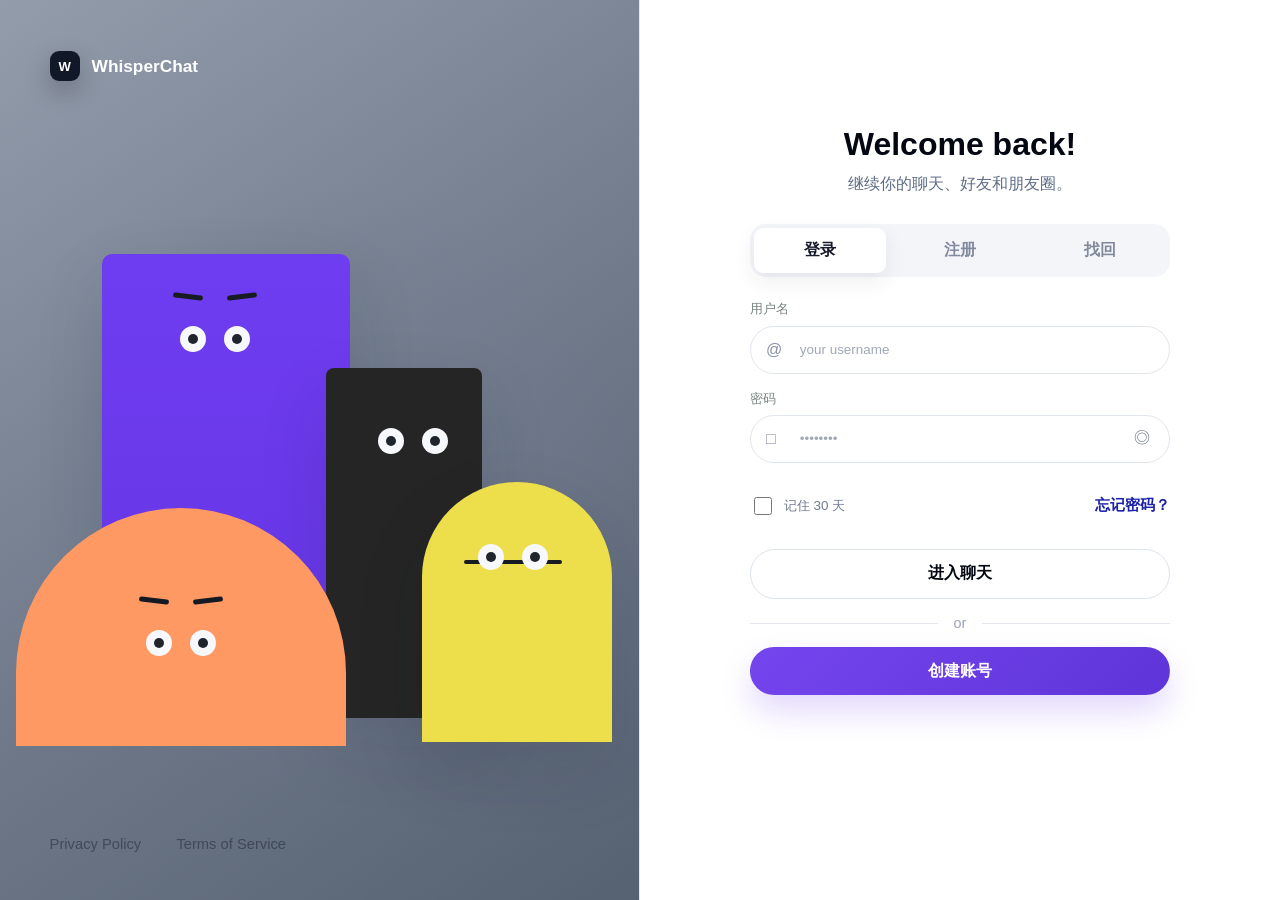
<file: src/main/webapp/index.html>
<!doctype html>
<html lang="zh-CN">
<head>
    <meta charset="UTF-8">
    <meta name="viewport" content="width=device-width, initial-scale=1.0">
    <title>Whisper Account</title>
    <link rel="icon" href="favicon.svg" type="image/svg+xml">
    <link rel="stylesheet" href="assets/css/app.css">
</head>
<body class="auth-page">
<main class="auth-shell premium-auth">
    <section class="mascot-panel premium-mascot-panel" aria-label="动态登录插画">
        <div class="auth-brand-lockup">
            <span class="brand-symbol">W</span>
            <strong>WhisperChat</strong>
        </div>
        <div class="peek-stage" id="mascotStage">
            <div class="ambient ambient-a"></div>
            <div class="ambient ambient-b"></div>

            <div class="cover-orbit cover-orbit-left"></div>
            <div class="cover-card purple-card">
                <div class="peeper peeper-purple" data-depth="0.8">
                    <div class="peeper-face">
                        <div class="peeper-brow brow-a"></div>
                        <div class="peeper-brow brow-b"></div>
                        <div class="eye"><span></span></div>
                        <div class="eye"><span></span></div>
                    </div>
                </div>
            </div>

            <div class="cover-card black-card">
                <div class="peeper peeper-black" data-depth="1.15">
                    <div class="peeper-face">
                        <div class="eye"><span></span></div>
                        <div class="eye"><span></span></div>
                    </div>
                </div>
            </div>

            <div class="cover-card yellow-card">
                <div class="peeper peeper-yellow" data-depth="1.35">
                    <div class="peeper-face">
                        <div class="peeper-brow brow-a"></div>
                        <div class="peeper-brow brow-b"></div>
                        <div class="eye"><span></span></div>
                        <div class="eye"><span></span></div>
                    </div>
                </div>
            </div>

            <div class="cover-orbit cover-orbit-front"></div>
            <div class="peeper peeper-coral" data-depth="1.5">
                <div class="peeper-face">
                    <div class="peeper-brow brow-a"></div>
                    <div class="peeper-brow brow-b"></div>
                    <div class="eye"><span></span></div>
                    <div class="eye"><span></span></div>
                </div>
            </div>

            <div class="peek-caption">Peek in, then say hello.</div>
        </div>
        <div class="auth-legal">
            <span>Privacy Policy</span>
            <span>Terms of Service</span>
        </div>
    </section>

    <section class="auth-card premium-auth-card">
        <div class="auth-copy">
            <p class="eyebrow">Whisper Chat</p>
            <h1 id="authTitle">Welcome back!</h1>
            <p id="authSubtitle">继续你的聊天、好友和朋友圈。</p>
        </div>

        <div class="auth-tabs">
            <button class="tab active" data-panel="loginPanel" data-title="Welcome back!" data-subtitle="继续你的聊天、好友和朋友圈。">登录</button>
            <button class="tab" data-panel="registerPanel" data-title="Create account" data-subtitle="使用 QQ 邮箱完成注册验证。">注册</button>
            <button class="tab" data-panel="resetPanel" data-title="Reset password" data-subtitle="仅支持 QQ 邮箱找回密码。">找回</button>
        </div>

        <form id="loginPanel" class="auth-form active">
            <label>用户名
                <span class="input-wrap user-icon"><input name="username" autocomplete="username" placeholder="your username" required></span>
            </label>
            <label>密码
                <span class="input-wrap lock-icon password-wrap">
                    <input name="password" type="password" autocomplete="current-password" placeholder="••••••••" required>
                    <button class="password-toggle" type="button" aria-label="显示密码">◎</button>
                </span>
            </label>
            <div class="form-row">
                <label class="remember-line"><input type="checkbox"> 记住 30 天</label>
                <button class="link-button" type="button" data-panel-trigger="resetPanel">忘记密码？</button>
            </div>
            <button class="primary-button interactive-hover" type="submit" data-hover="进入聊天">
                <span class="idle-label">进入聊天</span>
                <span class="hover-label">进入聊天 →</span>
            </button>
            <div class="divider"><span>or</span></div>
            <button class="outline-action interactive-hover" type="button" data-panel-trigger="registerPanel" data-hover="创建账号">
                <span class="idle-label">创建账号</span>
                <span class="hover-label">创建账号 →</span>
            </button>
        </form>

        <form id="registerPanel" class="auth-form">
            <label>用户名
                <span class="input-wrap user-icon"><input name="username" placeholder="3-40 位用户名" required></span>
            </label>
            <label>昵称
                <span class="input-wrap sparkle-icon"><input name="nickname" placeholder="展示给好友的名字"></span>
            </label>
            <label>QQ 邮箱
                <span class="input-wrap mail-icon"><input name="qqEmail" type="email" placeholder="123456@qq.com" required></span>
            </label>
            <div class="inline-field">
                <label>验证码
                    <span class="input-wrap code-icon"><input name="code" placeholder="6 位验证码" required></span>
                </label>
                <button class="ghost-button" type="button" data-code="register">发送</button>
            </div>
            <label>密码
                <span class="input-wrap lock-icon password-wrap">
                    <input name="password" type="password" autocomplete="new-password" placeholder="至少 6 位" required>
                    <button class="password-toggle" type="button" aria-label="显示密码">◎</button>
                </span>
            </label>
            <button class="primary-button interactive-hover" type="submit" data-hover="完成注册">
                <span class="idle-label">完成注册</span>
                <span class="hover-label">完成注册 →</span>
            </button>
        </form>

        <form id="resetPanel" class="auth-form">
            <label>QQ 邮箱
                <span class="input-wrap mail-icon"><input name="qqEmail" type="email" placeholder="123456@qq.com" required></span>
            </label>
            <div class="inline-field">
                <label>验证码
                    <span class="input-wrap code-icon"><input name="code" placeholder="6 位验证码" required></span>
                </label>
                <button class="ghost-button" type="button" data-code="reset">发送</button>
            </div>
            <label>新密码
                <span class="input-wrap lock-icon password-wrap">
                    <input name="newPassword" type="password" autocomplete="new-password" placeholder="设置新密码" required>
                    <button class="password-toggle" type="button" aria-label="显示密码">◎</button>
                </span>
            </label>
            <button class="primary-button interactive-hover" type="submit" data-hover="更新密码">
                <span class="idle-label">更新密码</span>
                <span class="hover-label">更新密码 →</span>
            </button>
        </form>
        <p class="toast" id="toast" role="status"></p>
    </section>
</main>
<script src="assets/js/api.js"></script>
<script src="assets/js/auth.js"></script>
</body>
</html>
</file>
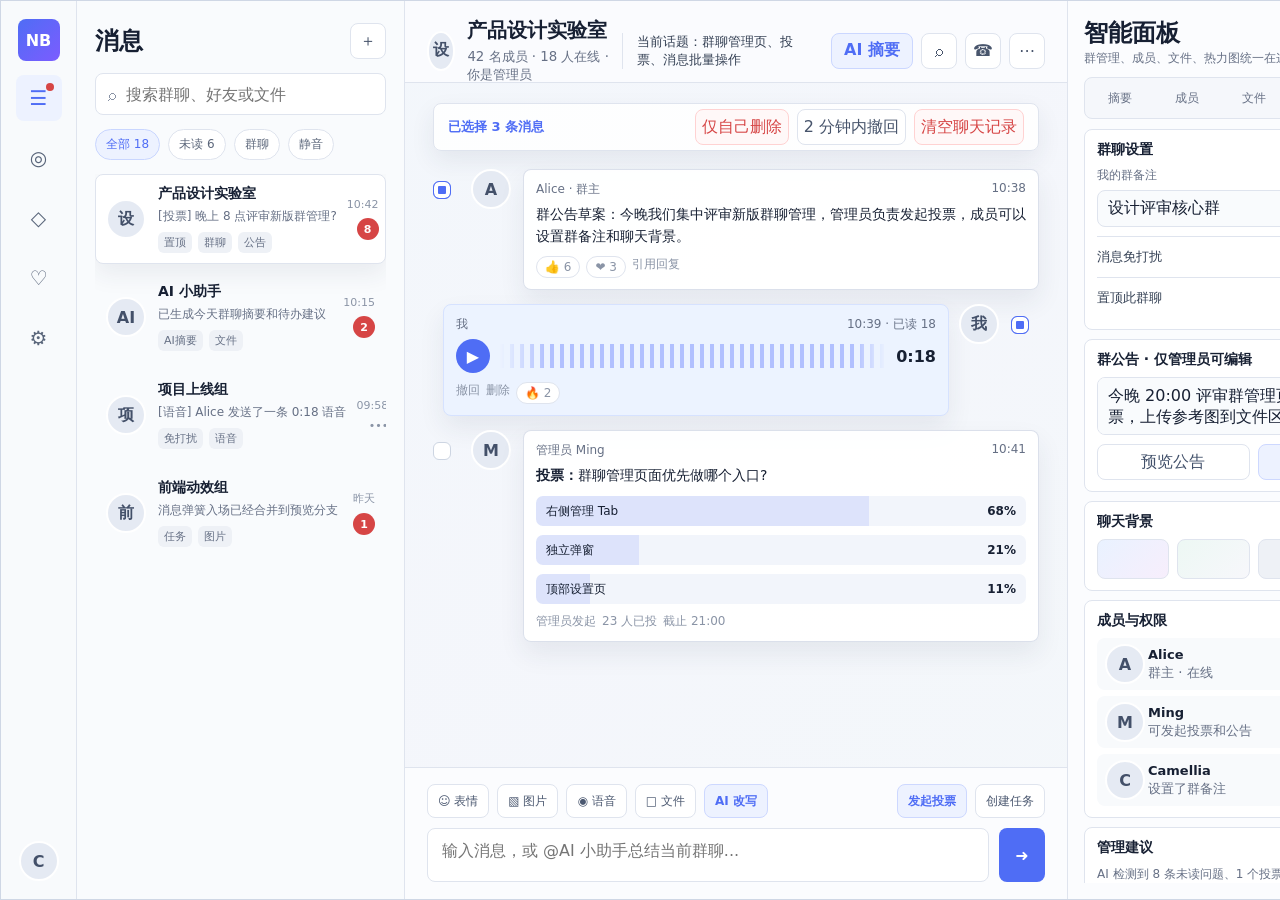
<file: docs/mockups/group-chat-workbench.html>
<!doctype html>
<html lang="zh-CN">
<head>
    <meta charset="UTF-8">
    <meta name="viewport" content="width=device-width, initial-scale=1.0">
    <title>NB Chatroom 群聊工作台样式图</title>
    <style>
        :root {
            --bg: #eef1f6;
            --panel: #fbfcfe;
            --panel-2: #f5f7fb;
            --line: #dfe4ee;
            --line-strong: #cdd5e2;
            --text: #172033;
            --muted: #667085;
            --soft: #8a94a6;
            --brand: #4f6df5;
            --brand-2: #7c5cff;
            --green: #18a058;
            --amber: #d98a13;
            --red: #d64545;
            --cyan: #0e98b8;
            --shadow: 0 18px 50px rgba(25, 35, 60, .12);
        }

        * { box-sizing: border-box; }

        body {
            margin: 0;
            min-height: 100vh;
            display: grid;
            place-items: center;
            background: #dfe5ef;
            color: var(--text);
            font-family: Inter, "Microsoft YaHei", "PingFang SC", system-ui, sans-serif;
        }

        .frame {
            width: 1440px;
            height: 900px;
            display: grid;
            grid-template-columns: 76px 328px 1fr 372px;
            overflow: hidden;
            background: var(--bg);
            border: 1px solid #cfd7e5;
            box-shadow: var(--shadow);
        }

        button, input, textarea {
            font: inherit;
        }

        .nav {
            display: flex;
            flex-direction: column;
            align-items: center;
            padding: 18px 12px;
            gap: 14px;
            background: #f8fafc;
            border-right: 1px solid var(--line);
        }

        .brand {
            width: 42px;
            height: 42px;
            border-radius: 8px;
            display: grid;
            place-items: center;
            color: white;
            font-weight: 800;
            background: linear-gradient(135deg, var(--brand), var(--brand-2));
        }

        .nav-btn {
            width: 46px;
            height: 46px;
            border: 0;
            border-radius: 8px;
            display: grid;
            place-items: center;
            color: #59657a;
            background: transparent;
            position: relative;
        }

        .nav-btn.active {
            color: var(--brand);
            background: #edf2ff;
        }

        .nav-btn .dot {
            position: absolute;
            top: 8px;
            right: 8px;
            width: 8px;
            height: 8px;
            border-radius: 999px;
            background: var(--red);
        }

        .spacer { flex: 1; }
        .avatar {
            width: 40px;
            height: 40px;
            border-radius: 50%;
            display: grid;
            place-items: center;
            background: #e5eaf3;
            color: #435069;
            font-weight: 700;
            border: 2px solid #fff;
        }

        .conv {
            display: flex;
            flex-direction: column;
            gap: 14px;
            padding: 22px 18px;
            background: #f9fbfd;
            border-right: 1px solid var(--line);
        }

        .section-head {
            display: flex;
            align-items: center;
            justify-content: space-between;
        }

        .section-head h1 {
            margin: 0;
            font-size: 24px;
            letter-spacing: 0;
        }

        .icon-btn, .mini-btn {
            border: 1px solid var(--line);
            border-radius: 8px;
            background: #fff;
            color: #48556c;
            height: 36px;
            min-width: 36px;
            display: inline-grid;
            place-items: center;
        }

        .search {
            height: 42px;
            border: 1px solid var(--line);
            border-radius: 8px;
            background: #fff;
            display: flex;
            align-items: center;
            gap: 8px;
            padding: 0 12px;
            color: var(--soft);
        }

        .search input {
            border: 0;
            outline: 0;
            width: 100%;
            color: var(--text);
            background: transparent;
        }

        .filter-row {
            display: flex;
            gap: 8px;
        }

        .chip {
            border: 1px solid var(--line);
            border-radius: 999px;
            padding: 6px 10px;
            background: #fff;
            color: #5b667a;
            font-size: 12px;
        }

        .chip.active {
            background: #edf2ff;
            color: var(--brand);
            border-color: #c9d6ff;
        }

        .conversation-list {
            display: flex;
            flex-direction: column;
            gap: 8px;
            overflow: hidden;
        }

        .conversation {
            display: grid;
            grid-template-columns: 42px 1fr auto;
            gap: 10px;
            align-items: center;
            min-height: 76px;
            padding: 10px;
            border: 1px solid transparent;
            border-radius: 8px;
        }

        .conversation.active {
            background: #fff;
            border-color: var(--line);
            box-shadow: 0 10px 24px rgba(38, 51, 77, .08);
        }

        .conversation strong {
            display: block;
            font-size: 14px;
            margin-bottom: 5px;
        }

        .conversation p {
            margin: 0;
            color: var(--muted);
            font-size: 12px;
            white-space: nowrap;
            overflow: hidden;
            text-overflow: ellipsis;
        }

        .meta {
            display: flex;
            flex-direction: column;
            align-items: flex-end;
            gap: 7px;
            color: var(--soft);
            font-size: 11px;
        }

        .badge {
            min-width: 22px;
            height: 22px;
            padding: 0 7px;
            border-radius: 999px;
            display: inline-grid;
            place-items: center;
            color: white;
            background: var(--red);
            font-size: 11px;
            font-weight: 700;
        }

        .tagline {
            display: flex;
            gap: 6px;
            align-items: center;
            margin-top: 7px;
        }

        .tag {
            padding: 3px 6px;
            border-radius: 6px;
            background: #eef1f6;
            color: #667085;
            font-size: 11px;
        }

        .chat {
            display: grid;
            grid-template-rows: 82px 1fr 132px;
            min-width: 0;
            min-height: 0;
            background: #f4f7fb;
        }

        .topbar {
            display: grid;
            grid-template-columns: 1fr auto;
            gap: 18px;
            align-items: center;
            padding: 16px 22px;
            background: rgba(251, 252, 254, .94);
            border-bottom: 1px solid var(--line);
        }

        .group-title {
            display: flex;
            align-items: center;
            gap: 12px;
            min-width: 0;
        }

        .group-title h2 {
            margin: 0;
            font-size: 20px;
            letter-spacing: 0;
        }

        .group-title small {
            display: block;
            color: var(--muted);
            margin-top: 4px;
        }

        .topic {
            color: #344054;
            border-left: 1px solid var(--line);
            padding-left: 14px;
            font-size: 13px;
        }

        .top-actions {
            display: flex;
            align-items: center;
            gap: 8px;
        }

        .summary-btn {
            border: 1px solid #cbd7ff;
            background: #edf2ff;
            color: var(--brand);
            height: 36px;
            border-radius: 8px;
            padding: 0 12px;
            font-weight: 700;
        }

        .messages {
            min-height: 0;
            padding: 20px 28px;
            overflow: hidden;
            background:
                linear-gradient(rgba(244, 247, 251, .92), rgba(244, 247, 251, .92)),
                linear-gradient(135deg, #e7f2ff, #f6ecff 48%, #eef8f3);
        }

        .selection-bar {
            height: 48px;
            display: flex;
            align-items: center;
            justify-content: space-between;
            padding: 0 14px;
            border: 1px solid var(--line);
            border-radius: 8px;
            background: rgba(255, 255, 255, .88);
            margin-bottom: 18px;
            box-shadow: 0 10px 24px rgba(42, 53, 79, .08);
        }

        .selection-bar strong {
            color: var(--brand);
            font-size: 13px;
        }

        .selection-actions {
            display: flex;
            gap: 8px;
        }

        .danger {
            color: var(--red);
            border-color: #ffd2d2;
            background: #fff8f8;
        }

        .message-row {
            display: grid;
            grid-template-columns: 28px 42px minmax(0, 520px);
            gap: 10px;
            align-items: start;
            margin: 14px 0;
        }

        .message-row.mine {
            grid-template-columns: 1fr minmax(0, 520px) 42px 28px;
        }

        .check {
            width: 18px;
            height: 18px;
            border-radius: 6px;
            border: 1px solid var(--line-strong);
            background: #fff;
            margin-top: 12px;
        }

        .check.on {
            background: var(--brand);
            border-color: var(--brand);
            box-shadow: inset 0 0 0 4px #fff;
        }

        .bubble {
            border: 1px solid rgba(215, 221, 233, .9);
            border-radius: 8px;
            padding: 11px 12px;
            background: rgba(255, 255, 255, .92);
            box-shadow: 0 12px 26px rgba(35, 47, 74, .08);
        }

        .mine .bubble {
            background: #ecf3ff;
            border-color: #d6e2ff;
        }

        .sender {
            display: flex;
            justify-content: space-between;
            gap: 10px;
            color: var(--muted);
            font-size: 12px;
            margin-bottom: 6px;
        }

        .bubble p {
            margin: 0;
            font-size: 14px;
            line-height: 1.55;
        }

        .message-tools {
            display: flex;
            gap: 6px;
            margin-top: 9px;
            color: var(--soft);
            font-size: 12px;
        }

        .reaction {
            border: 1px solid var(--line);
            border-radius: 999px;
            background: #fff;
            padding: 3px 8px;
        }

        .voice-card {
            display: grid;
            grid-template-columns: 34px 1fr auto;
            align-items: center;
            gap: 10px;
            min-width: 290px;
        }

        .play {
            width: 34px;
            height: 34px;
            border-radius: 50%;
            display: grid;
            place-items: center;
            color: white;
            background: var(--brand);
        }

        .wave {
            height: 24px;
            background: repeating-linear-gradient(90deg, #9badff 0 4px, transparent 4px 10px);
            mask: linear-gradient(90deg, transparent, #000 12%, #000 92%, transparent);
            opacity: .72;
        }

        .poll-card {
            display: grid;
            gap: 9px;
        }

        .poll-option {
            display: grid;
            grid-template-columns: 1fr auto;
            align-items: center;
            height: 30px;
            padding: 0 10px;
            border-radius: 7px;
            background: #f2f5fb;
            position: relative;
            overflow: hidden;
        }

        .poll-option::before {
            content: "";
            position: absolute;
            inset: 0 auto 0 0;
            width: var(--w);
            background: rgba(79, 109, 245, .13);
        }

        .poll-option span, .poll-option b {
            position: relative;
            z-index: 1;
            font-size: 12px;
        }

        .composer {
            padding: 16px 22px;
            background: #fbfcfe;
            border-top: 1px solid var(--line);
        }

        .toolbox {
            display: flex;
            justify-content: space-between;
            align-items: center;
            margin-bottom: 10px;
        }

        .tool-left, .tool-right {
            display: flex;
            gap: 8px;
            align-items: center;
        }

        .tool {
            height: 34px;
            border: 1px solid var(--line);
            border-radius: 8px;
            background: #fff;
            padding: 0 10px;
            color: #4b5870;
            display: inline-flex;
            align-items: center;
            gap: 6px;
            font-size: 12px;
        }

        .tool.primary {
            background: #edf2ff;
            border-color: #cdd8ff;
            color: var(--brand);
            font-weight: 700;
        }

        .input-row {
            display: grid;
            grid-template-columns: 1fr 46px;
            gap: 10px;
        }

        .input-row textarea {
            height: 54px;
            resize: none;
            border: 1px solid var(--line);
            border-radius: 8px;
            padding: 12px 14px;
            outline: 0;
            color: var(--text);
            background: #fff;
        }

        .send {
            border: 0;
            border-radius: 8px;
            background: var(--brand);
            color: white;
            font-weight: 800;
        }

        .panel {
            display: grid;
            grid-template-rows: auto auto 1fr;
            min-height: 0;
            padding: 16px;
            gap: 10px;
            background: #fbfcfe;
            border-left: 1px solid var(--line);
        }

        .tabs {
            display: grid;
            grid-template-columns: repeat(5, 1fr);
            gap: 6px;
            padding: 4px;
            border-radius: 8px;
            background: var(--panel-2);
            border: 1px solid var(--line);
        }

        .tabs button {
            height: 32px;
            border: 0;
            border-radius: 7px;
            background: transparent;
            color: var(--muted);
            font-size: 12px;
        }

        .tabs button.active {
            background: #fff;
            color: var(--brand);
            box-shadow: 0 6px 14px rgba(25, 35, 60, .08);
        }

        .panel-scroll {
            min-height: 0;
            display: flex;
            flex-direction: column;
            gap: 9px;
            overflow: hidden;
        }

        .card {
            border: 1px solid var(--line);
            border-radius: 8px;
            background: #fff;
            padding: 11px 12px;
        }

        .card h3 {
            margin: 0 0 8px;
            font-size: 14px;
        }

        .field {
            display: grid;
            gap: 6px;
            margin-bottom: 9px;
        }

        .field label {
            color: var(--muted);
            font-size: 12px;
        }

        .field input, .field textarea {
            width: 100%;
            border: 1px solid var(--line);
            border-radius: 8px;
            background: #f9fbfd;
            padding: 8px 10px;
            outline: 0;
            color: var(--text);
        }

        .field textarea {
            min-height: 58px;
            resize: none;
        }

        .switch-row {
            display: flex;
            justify-content: space-between;
            align-items: center;
            padding: 8px 0;
            border-top: 1px solid var(--line);
            color: #344054;
            font-size: 13px;
        }

        .switch {
            width: 42px;
            height: 24px;
            border-radius: 999px;
            background: #d8deea;
            position: relative;
        }

        .switch.on {
            background: #9bb0ff;
        }

        .switch::after {
            content: "";
            width: 18px;
            height: 18px;
            position: absolute;
            top: 3px;
            left: 3px;
            border-radius: 50%;
            background: #fff;
            box-shadow: 0 2px 6px rgba(0,0,0,.18);
        }

        .switch.on::after {
            left: 21px;
        }

        .member-list {
            display: grid;
            gap: 6px;
        }

        .member {
            display: grid;
            grid-template-columns: 34px 1fr auto;
            gap: 9px;
            align-items: center;
            padding: 6px 8px;
            border-radius: 8px;
            background: #f8fafc;
        }

        .member strong {
            display: block;
            font-size: 13px;
        }

        .member small {
            color: var(--muted);
        }

        .role {
            padding: 4px 7px;
            border-radius: 6px;
            background: #eef1f6;
            color: #5d687a;
            font-size: 11px;
        }

        .role.admin {
            background: #edf2ff;
            color: var(--brand);
        }

        .heat {
            display: grid;
            grid-template-columns: repeat(17, 1fr);
            gap: 4px;
        }

        .heat i {
            height: 10px;
            border-radius: 3px;
            background: #e4e9f2;
        }

        .heat i:nth-child(3n) { background: #cfd9ff; }
        .heat i:nth-child(5n) { background: #96aaff; }
        .heat i:nth-child(11n) { background: #3f63ea; }

        .background-options {
            display: grid;
            grid-template-columns: repeat(4, 1fr);
            gap: 8px;
        }

        .swatch {
            height: 40px;
            border-radius: 8px;
            border: 1px solid var(--line);
        }

        .swatch.a { background: linear-gradient(135deg, #e9f2ff, #f7eefc); }
        .swatch.b { background: linear-gradient(135deg, #edf8f4, #f7f7fb); }
        .swatch.c { background: #eef1f6; }
        .swatch.d { background: #1d2638; }

        .action-row {
            display: grid;
            grid-template-columns: 1fr 1fr;
            gap: 8px;
        }

        .action-row button {
            height: 36px;
            border: 1px solid var(--line);
            border-radius: 8px;
            background: #fff;
            color: #41506a;
        }

        .action-row button.blue {
            background: #edf2ff;
            color: var(--brand);
            border-color: #cdd8ff;
            font-weight: 700;
        }

        .caption {
            color: var(--muted);
            font-size: 12px;
            line-height: 1.5;
            margin: 0;
        }

        .glyph {
            font-size: 20px;
            line-height: 1;
        }
    </style>
</head>
<body>
<main class="frame">
    <aside class="nav">
        <div class="brand">NB</div>
        <button class="nav-btn active"><span class="glyph">☰</span><span class="dot"></span></button>
        <button class="nav-btn"><span class="glyph">◎</span></button>
        <button class="nav-btn"><span class="glyph">◇</span></button>
        <button class="nav-btn"><span class="glyph">♡</span></button>
        <button class="nav-btn"><span class="glyph">⚙</span></button>
        <div class="spacer"></div>
        <div class="avatar">C</div>
    </aside>

    <aside class="conv">
        <header class="section-head">
            <h1>消息</h1>
            <button class="icon-btn">＋</button>
        </header>
        <label class="search"><span>⌕</span><input placeholder="搜索群聊、好友或文件"></label>
        <div class="filter-row">
            <span class="chip active">全部 18</span>
            <span class="chip">未读 6</span>
            <span class="chip">群聊</span>
            <span class="chip">静音</span>
        </div>
        <section class="conversation-list">
            <article class="conversation active">
                <div class="avatar">设</div>
                <div>
                    <strong>产品设计实验室</strong>
                    <p>[投票] 晚上 8 点评审新版群管理?</p>
                    <div class="tagline"><span class="tag">置顶</span><span class="tag">群聊</span><span class="tag">公告</span></div>
                </div>
                <div class="meta"><span>10:42</span><span class="badge">8</span></div>
            </article>
            <article class="conversation">
                <div class="avatar">AI</div>
                <div>
                    <strong>AI 小助手</strong>
                    <p>已生成今天群聊摘要和待办建议</p>
                    <div class="tagline"><span class="tag">AI摘要</span><span class="tag">文件</span></div>
                </div>
                <div class="meta"><span>10:15</span><span class="badge">2</span></div>
            </article>
            <article class="conversation">
                <div class="avatar">项</div>
                <div>
                    <strong>项目上线组</strong>
                    <p>[语音] Alice 发送了一条 0:18 语音</p>
                    <div class="tagline"><span class="tag">免打扰</span><span class="tag">语音</span></div>
                </div>
                <div class="meta"><span>09:58</span><span>•••</span></div>
            </article>
            <article class="conversation">
                <div class="avatar">前</div>
                <div>
                    <strong>前端动效组</strong>
                    <p>消息弹簧入场已经合并到预览分支</p>
                    <div class="tagline"><span class="tag">任务</span><span class="tag">图片</span></div>
                </div>
                <div class="meta"><span>昨天</span><span class="badge">1</span></div>
            </article>
        </section>
    </aside>

    <section class="chat">
        <header class="topbar">
            <div class="group-title">
                <div class="avatar">设</div>
                <div>
                    <h2>产品设计实验室</h2>
                    <small>42 名成员 · 18 人在线 · 你是管理员</small>
                </div>
                <div class="topic">当前话题：群聊管理页、投票、消息批量操作</div>
            </div>
            <div class="top-actions">
                <button class="summary-btn">AI 摘要</button>
                <button class="icon-btn">⌕</button>
                <button class="icon-btn">☎</button>
                <button class="icon-btn">⋯</button>
            </div>
        </header>

        <section class="messages">
            <div class="selection-bar">
                <strong>已选择 3 条消息</strong>
                <div class="selection-actions">
                    <button class="mini-btn danger">仅自己删除</button>
                    <button class="mini-btn">2 分钟内撤回</button>
                    <button class="mini-btn danger">清空聊天记录</button>
                </div>
            </div>
            <article class="message-row">
                <div class="check on"></div>
                <div class="avatar">A</div>
                <div class="bubble">
                    <div class="sender"><span>Alice · 群主</span><span>10:38</span></div>
                    <p>群公告草案：今晚我们集中评审新版群聊管理，管理员负责发起投票，成员可以设置群备注和聊天背景。</p>
                    <div class="message-tools"><span class="reaction">👍 6</span><span class="reaction">❤️ 3</span><span>引用回复</span></div>
                </div>
            </article>
            <article class="message-row mine">
                <div></div>
                <div class="bubble">
                    <div class="sender"><span>我</span><span>10:39 · 已读 18</span></div>
                    <div class="voice-card">
                        <span class="play">▶</span>
                        <span class="wave"></span>
                        <b>0:18</b>
                    </div>
                    <div class="message-tools"><span>撤回</span><span>删除</span><span class="reaction">🔥 2</span></div>
                </div>
                <div class="avatar">我</div>
                <div class="check on"></div>
            </article>
            <article class="message-row">
                <div class="check"></div>
                <div class="avatar">M</div>
                <div class="bubble">
                    <div class="sender"><span>管理员 Ming</span><span>10:41</span></div>
                    <div class="poll-card">
                        <p><b>投票：</b>群聊管理页面优先做哪个入口?</p>
                        <div class="poll-option" style="--w:68%"><span>右侧管理 Tab</span><b>68%</b></div>
                        <div class="poll-option" style="--w:21%"><span>独立弹窗</span><b>21%</b></div>
                        <div class="poll-option" style="--w:11%"><span>顶部设置页</span><b>11%</b></div>
                    </div>
                    <div class="message-tools"><span>管理员发起</span><span>23 人已投</span><span>截止 21:00</span></div>
                </div>
            </article>
        </section>

        <footer class="composer">
            <div class="toolbox">
                <div class="tool-left">
                    <button class="tool">☺ 表情</button>
                    <button class="tool">▧ 图片</button>
                    <button class="tool">◉ 语音</button>
                    <button class="tool">□ 文件</button>
                    <button class="tool primary">AI 改写</button>
                </div>
                <div class="tool-right">
                    <button class="tool primary">发起投票</button>
                    <button class="tool">创建任务</button>
                </div>
            </div>
            <div class="input-row">
                <textarea placeholder="输入消息，或 @AI 小助手总结当前群聊..."></textarea>
                <button class="send">➜</button>
            </div>
        </footer>
    </section>

    <aside class="panel">
        <header class="section-head">
            <div>
                <h1>智能面板</h1>
                <p class="caption">群管理、成员、文件、热力图统一在这里</p>
            </div>
            <button class="icon-btn">↻</button>
        </header>
        <nav class="tabs">
            <button>摘要</button>
            <button>成员</button>
            <button>文件</button>
            <button>热力图</button>
            <button class="active">管理</button>
        </nav>
        <section class="panel-scroll">
            <div class="card">
                <h3>群聊设置</h3>
                <div class="field">
                    <label>我的群备注</label>
                    <input value="设计评审核心群">
                </div>
                <div class="switch-row"><span>消息免打扰</span><span class="switch on"></span></div>
                <div class="switch-row"><span>置顶此群聊</span><span class="switch"></span></div>
            </div>
            <div class="card">
                <h3>群公告 · 仅管理员可编辑</h3>
                <div class="field">
                    <textarea>今晚 20:00 评审群管理页。请先完成投票，上传参考图到文件区。</textarea>
                </div>
                <div class="action-row">
                    <button>预览公告</button>
                    <button class="blue">发布公告</button>
                </div>
            </div>
            <div class="card">
                <h3>聊天背景</h3>
                <div class="background-options">
                    <span class="swatch a"></span>
                    <span class="swatch b"></span>
                    <span class="swatch c"></span>
                    <span class="swatch d"></span>
                </div>
            </div>
            <div class="card">
                <h3>成员与权限</h3>
                <div class="member-list">
                    <div class="member"><div class="avatar">A</div><div><strong>Alice</strong><small>群主 · 在线</small></div><span class="role admin">群主</span></div>
                    <div class="member"><div class="avatar">M</div><div><strong>Ming</strong><small>可发起投票和公告</small></div><span class="role admin">管理员</span></div>
                    <div class="member"><div class="avatar">C</div><div><strong>Camellia</strong><small>设置了群备注</small></div><span class="role">成员</span></div>
                </div>
            </div>
            <div class="card">
                <h3>管理建议</h3>
                <p class="caption">AI 检测到 8 条未读问题、1 个投票即将截止、3 个文件未归档。建议管理员发布摘要并置顶公告。</p>
            </div>
            <div class="card">
                <h3>群聊热力图</h3>
                <div class="heat">
                    <i></i><i></i><i></i><i></i><i></i><i></i><i></i><i></i><i></i><i></i><i></i><i></i><i></i><i></i><i></i><i></i><i></i>
                    <i></i><i></i><i></i><i></i><i></i><i></i><i></i><i></i><i></i><i></i><i></i><i></i><i></i><i></i><i></i><i></i><i></i>
                    <i></i><i></i><i></i><i></i><i></i><i></i><i></i><i></i><i></i><i></i><i></i><i></i><i></i><i></i><i></i><i></i><i></i>
                </div>
            </div>
        </section>
    </aside>
</main>
</body>
</html>
</file>
<file: src/main/webapp/assets/css/app.css>
:root {
    color-scheme: light;
    --ink: #22302d;
    --muted: #77847f;
    --line: #dce8e4;
    --paper: #ffffff;
    --wash: #f5faf8;
    --wash-strong: #eef6f3;
    --blue: #6f9ff2;
    --green: #72c7a4;
    --rose: #e8a0af;
    --shadow: 0 24px 70px rgba(59, 86, 80, .13);
}

* {
    box-sizing: border-box;
}

body {
    margin: 0;
    min-height: 100vh;
    font-family: Inter, "Microsoft YaHei", Arial, sans-serif;
    color: var(--ink);
    background:
            radial-gradient(circle at 18% 10%, rgba(111, 159, 242, .17), transparent 24rem),
            radial-gradient(circle at 88% 84%, rgba(114, 199, 164, .18), transparent 28rem),
            linear-gradient(135deg, #fbfefd 0%, #eef7f4 100%);
}

button,
input,
textarea,
select {
    font: inherit;
}

button {
    border: 0;
    cursor: pointer;
}

label {
    display: grid;
    gap: .45rem;
    color: var(--muted);
    font-size: .84rem;
}

input,
textarea,
select {
    width: 100%;
    border: 1px solid var(--line);
    border-radius: 8px;
    background: rgba(255, 255, 255, .82);
    color: var(--ink);
    outline: none;
    padding: .82rem .92rem;
    transition: border-color .2s, box-shadow .2s, background .2s;
}

textarea {
    min-height: 108px;
    resize: vertical;
}

input:focus,
textarea:focus,
select:focus {
    border-color: var(--blue);
    box-shadow: 0 0 0 4px rgba(111, 159, 242, .15);
    background: white;
}

.auth-page {
    display: grid;
    place-items: center;
    padding: 2rem;
}

.auth-shell {
    width: min(1060px, 100%);
    min-height: 650px;
    display: grid;
    grid-template-columns: 1.05fr .95fr;
    overflow: hidden;
    border: 1px solid rgba(220, 232, 228, .9);
    border-radius: 24px;
    background: rgba(255, 255, 255, .58);
    box-shadow: var(--shadow);
    backdrop-filter: blur(24px);
}

.mascot-panel {
    display: grid;
    place-items: center;
    background: linear-gradient(150deg, #f5fbfa, #e8f4f8 48%, #f7f1f5);
    border-right: 1px solid var(--line);
}

.mascot-stage {
    position: relative;
    width: min(420px, 85%);
    aspect-ratio: 1;
    display: grid;
    place-items: center;
}

.soft-ring {
    position: absolute;
    border-radius: 999px;
    border: 1px solid rgba(111, 159, 242, .22);
}

.ring-one {
    inset: 8%;
}

.ring-two {
    inset: 23%;
    border-color: rgba(114, 199, 164, .24);
}

.mascot {
    position: relative;
    width: 230px;
    height: 310px;
    transform-origin: 50% 90%;
    transition: transform .3s ease;
}

.head {
    position: absolute;
    left: 35px;
    top: 34px;
    width: 160px;
    height: 145px;
    border-radius: 48% 48% 44% 44%;
    background: linear-gradient(160deg, #fff7ed, #f3d5c7);
    border: 1px solid rgba(142, 109, 95, .18);
    box-shadow: 0 18px 36px rgba(137, 113, 100, .16);
    z-index: 2;
}

.hair {
    position: absolute;
    top: 20px;
    width: 92px;
    height: 74px;
    background: #384a48;
    z-index: 3;
}

.hair-left {
    left: 32px;
    border-radius: 60% 38% 48% 30%;
    transform: rotate(-16deg);
}

.hair-right {
    right: 32px;
    border-radius: 38% 60% 30% 48%;
    transform: rotate(16deg);
}

.ear {
    position: absolute;
    top: 90px;
    width: 28px;
    height: 42px;
    border-radius: 999px;
    background: #f1d2c2;
    z-index: 1;
}

.ear-left {
    left: 20px;
}

.ear-right {
    right: 20px;
}

.eye {
    position: absolute;
    top: 66px;
    width: 32px;
    height: 26px;
    border-radius: 999px;
    background: #fff;
    overflow: hidden;
    box-shadow: inset 0 0 0 1px rgba(46, 61, 58, .08);
}

.eye-left {
    left: 39px;
}

.eye-right {
    right: 39px;
}

.eye span {
    position: absolute;
    width: 12px;
    height: 12px;
    left: 10px;
    top: 7px;
    border-radius: 999px;
    background: #23302d;
    transition: transform .12s ease;
}

.mascot.blink .eye {
    height: 4px;
    top: 77px;
}

.mascot.blink .eye span {
    opacity: 0;
}

.brow {
    position: absolute;
    top: 50px;
    width: 30px;
    height: 8px;
    border-radius: 999px;
    background: #40514f;
}

.brow-left {
    left: 40px;
    transform: rotate(-8deg);
}

.brow-right {
    right: 40px;
    transform: rotate(8deg);
}

.nose {
    position: absolute;
    top: 89px;
    left: 75px;
    width: 10px;
    height: 13px;
    border-radius: 999px;
    background: rgba(216, 141, 123, .42);
}

.mouth {
    position: absolute;
    top: 114px;
    left: 68px;
    width: 25px;
    height: 10px;
    border-bottom: 3px solid #bc7773;
    border-radius: 0 0 999px 999px;
}

.body {
    position: absolute;
    left: 43px;
    bottom: 20px;
    width: 144px;
    height: 145px;
    border-radius: 48px 48px 36px 36px;
    background: linear-gradient(160deg, #b8d8ed, #6f9ff2);
    box-shadow: 0 24px 44px rgba(71, 105, 161, .18);
}

.scarf {
    position: absolute;
    z-index: 4;
    left: 55px;
    top: 166px;
    width: 120px;
    height: 30px;
    border-radius: 999px;
    background: linear-gradient(90deg, #e8a0af, #f2c3bd);
}

.hand {
    position: absolute;
    z-index: 5;
    top: 190px;
    width: 48px;
    height: 62px;
    border-radius: 999px;
    background: #f2d2c1;
    transition: transform .35s ease;
}

.hand-left {
    left: 28px;
    transform: rotate(24deg);
}

.hand-right {
    right: 28px;
    transform: rotate(-24deg);
}

.mascot.shy .head {
    transform: rotate(-7deg) translateX(-7px);
}

.mascot.shy .hand-left {
    transform: rotate(12deg) translate(20px, -45px);
}

.mascot.shy .hand-right {
    transform: rotate(-12deg) translate(-20px, -45px);
}

.auth-card {
    display: flex;
    flex-direction: column;
    justify-content: center;
    gap: 1.2rem;
    padding: clamp(2rem, 5vw, 4.5rem);
}

.brand-mark {
    font-size: clamp(2rem, 5vw, 3.6rem);
    font-weight: 800;
    letter-spacing: 0;
}

.auth-tabs {
    display: flex;
    gap: .5rem;
    padding: .35rem;
    border-radius: 10px;
    background: var(--wash-strong);
}

.tab {
    flex: 1;
    border-radius: 8px;
    padding: .75rem .6rem;
    background: transparent;
    color: var(--muted);
}

.tab.active {
    color: var(--ink);
    background: white;
    box-shadow: 0 8px 22px rgba(76, 100, 95, .12);
}

.auth-form {
    display: none;
    gap: 1rem;
}

.auth-form.active {
    display: grid;
}

.inline-field {
    display: grid;
    grid-template-columns: 1fr 104px;
    gap: .75rem;
    align-items: end;
}

.primary-button,
.ghost-button,
.compact-form button,
.composer button,
.publish-panel button {
    border-radius: 8px;
    padding: .86rem 1rem;
    color: white;
    background: linear-gradient(135deg, var(--blue), var(--green));
    box-shadow: 0 14px 30px rgba(111, 159, 242, .22);
}

.ghost-button {
    color: var(--ink);
    background: white;
    border: 1px solid var(--line);
    box-shadow: none;
}

.full {
    width: 100%;
}

.toast {
    min-height: 1.2rem;
    color: var(--muted);
}

.app-page {
    padding: 1rem;
}

.app-shell {
    height: calc(100vh - 2rem);
    display: grid;
    grid-template-columns: 260px 1fr;
    overflow: hidden;
    border: 1px solid var(--line);
    border-radius: 18px;
    background: rgba(255, 255, 255, .78);
    box-shadow: var(--shadow);
}

.sidebar {
    padding: 1rem;
    display: flex;
    flex-direction: column;
    gap: 1rem;
    border-right: 1px solid var(--line);
    background: rgba(246, 251, 249, .88);
}

.user-chip {
    display: flex;
    align-items: center;
    gap: .8rem;
}

.avatar {
    width: 44px;
    height: 44px;
    border-radius: 999px;
    background: linear-gradient(135deg, #cfe0f8, #cdeedc);
}

.user-chip span {
    display: block;
    color: var(--muted);
    font-size: .82rem;
}

.role-badge {
    width: fit-content;
    margin-top: .22rem;
    padding: .12rem .45rem;
    border-radius: 999px;
    background: #eef4f1;
    color: #5a6b65;
    font-size: .7rem;
    font-weight: 800;
}

.role-badge.admin {
    background: #f1ebff;
    color: #6636e4;
}

.rail {
    display: grid;
    gap: .5rem;
}

.rail-button,
.icon-button {
    border-radius: 8px;
    padding: .8rem;
    text-align: left;
    color: var(--muted);
    background: transparent;
}

.rail-button.active,
.rail-button:hover,
.icon-button:hover {
    color: var(--ink);
    background: white;
}

.workspace {
    display: none;
    min-width: 0;
    height: 100%;
}

.workspace.active {
    display: grid;
}

#chatView {
    grid-template-columns: 330px 1fr;
}

.list-pane,
.chat-pane,
.panel,
.publish-panel,
.profile-editor {
    min-width: 0;
    padding: 1rem;
}

.list-pane {
    border-right: 1px solid var(--line);
}

.pane-head,
.chat-head {
    min-height: 46px;
    display: flex;
    align-items: center;
    justify-content: space-between;
    gap: .75rem;
}

h1 {
    margin: 0;
    font-size: 1.25rem;
}

.stack-list,
.feed-list,
.message-list {
    display: grid;
    gap: .75rem;
    align-content: start;
}

.message-list {
    height: calc(100vh - 176px);
    overflow: auto;
    padding: 1rem 0;
}

.list-item,
.feed-card,
.message-bubble {
    border: 1px solid var(--line);
    border-radius: 8px;
    background: white;
    padding: .82rem;
}

.message-bubble.me {
    justify-self: end;
    background: #eaf4ff;
}

.chat-image {
    display: block;
    max-width: min(260px, 70vw);
    border-radius: 8px;
}

.compact-form,
.composer,
.publish-panel,
.profile-editor {
    display: grid;
    gap: .75rem;
}

.composer {
    grid-template-columns: 1fr 120px 88px;
}

.panel-grid {
    display: grid;
    grid-template-columns: 1fr 1fr;
    gap: 1rem;
    padding: 1rem;
}

.feed-layout {
    display: grid;
    grid-template-columns: minmax(280px, 380px) 1fr;
    gap: 1rem;
    padding: 1rem;
    overflow: auto;
}

.profile-editor {
    width: min(720px, 100%);
}

.profile-cover {
    height: 210px;
    border-radius: 12px;
    background: linear-gradient(135deg, #d9e8ff, #def2e9 55%, #f5dfe5);
}

@media (max-width: 860px) {
    .auth-shell,
    .app-shell,
    #chatView,
    .panel-grid,
    .feed-layout {
        grid-template-columns: 1fr;
    }

    .mascot-panel {
        min-height: 280px;
        border-right: 0;
        border-bottom: 1px solid var(--line);
    }

    .app-shell {
        height: auto;
        min-height: calc(100vh - 2rem);
    }

    .sidebar {
        border-right: 0;
        border-bottom: 1px solid var(--line);
    }

    .rail {
        grid-template-columns: repeat(4, 1fr);
    }

    .rail-button {
        text-align: center;
    }

    .composer,
    .inline-field {
        grid-template-columns: 1fr;
    }
}

/* Premium auth illustration inspired by the selected peeking-character direction. */
.premium-auth {
    width: min(1240px, calc(100vw - 2rem));
    min-height: min(760px, calc(100vh - 2rem));
    grid-template-columns: 1.08fr .92fr;
    border-radius: 18px;
    background: #ffffff;
    box-shadow: 0 28px 90px rgba(30, 38, 54, .16);
}

.premium-mascot-panel {
    position: relative;
    overflow: hidden;
    background:
            radial-gradient(circle at 20% 82%, rgba(26, 32, 48, .95) 0 28%, transparent 28.4%),
            linear-gradient(145deg, #333b4c 0%, #697287 52%, #9aa3b6 100%);
    border-right: 1px solid #e7e9f0;
}

.peek-stage {
    position: relative;
    width: min(620px, 92%);
    height: min(620px, 86vh);
    transform-style: preserve-3d;
}

.ambient {
    position: absolute;
    border-radius: 999px;
    filter: blur(34px);
    opacity: .42;
}

.ambient-a {
    width: 260px;
    height: 260px;
    right: -50px;
    top: 60px;
    background: #f0f4ff;
}

.ambient-b {
    width: 230px;
    height: 230px;
    left: 40px;
    bottom: 60px;
    background: #2f3548;
}

.cover-card {
    position: absolute;
    overflow: hidden;
    box-shadow: inset 0 1px 1px rgba(255, 255, 255, .18), 0 28px 60px rgba(13, 18, 31, .26);
    transition: transform .45s ease;
}

.purple-card {
    left: 185px;
    top: 120px;
    width: 224px;
    height: 260px;
    border-radius: 22px 94px 22px 22px;
    background:
            linear-gradient(150deg, rgba(255,255,255,.16), transparent 42%),
            linear-gradient(145deg, #8e63df, #5e35b4);
}

.black-card {
    left: 340px;
    top: 280px;
    width: 205px;
    height: 248px;
    border-radius: 20px 20px 0 0;
    background:
            linear-gradient(150deg, rgba(255,255,255,.08), transparent 38%),
            linear-gradient(145deg, #2e3038, #14161d);
    z-index: 5;
}

.yellow-card {
    left: 456px;
    top: 420px;
    width: 165px;
    height: 260px;
    border-radius: 20px 20px 0 0;
    background:
            linear-gradient(150deg, rgba(255,255,255,.22), transparent 42%),
            linear-gradient(145deg, #f5d94f, #d5ad1f);
    z-index: 8;
}

.cover-orbit {
    position: absolute;
    border-radius: 999px;
    background:
            linear-gradient(145deg, rgba(255,255,255,.08), transparent 36%),
            linear-gradient(145deg, #43495a, #252a37);
    box-shadow: inset 0 1px 1px rgba(255,255,255,.12), 0 30px 80px rgba(8, 12, 22, .38);
}

.cover-orbit-left {
    left: -170px;
    bottom: -205px;
    width: 480px;
    height: 480px;
    z-index: 9;
}

.cover-orbit-front {
    left: -200px;
    bottom: -170px;
    width: 455px;
    height: 455px;
    z-index: 12;
}

.peeper {
    position: absolute;
    width: 126px;
    height: 126px;
    border-radius: 999px;
    display: grid;
    place-items: center;
    transition: transform .45s cubic-bezier(.2,.85,.2,1), opacity .3s;
}

.peeper-purple {
    left: 58px;
    top: 112px;
    background: radial-gradient(circle at 35% 26%, #b596ff, #7547d8 72%);
}

.peeper-black {
    left: 78px;
    top: 62px;
    background: radial-gradient(circle at 35% 24%, #4f5159, #191b22 70%);
}

.peeper-yellow {
    left: 42px;
    top: -74px;
    background: radial-gradient(circle at 34% 25%, #ffe778, #e6bf27 70%);
}

.peeper-coral {
    left: 220px;
    top: 335px;
    background: radial-gradient(circle at 35% 25%, #ffbe8b, #f2773f 72%);
    z-index: 10;
}

.peeper-face {
    position: relative;
    width: 82px;
    height: 56px;
    display: flex;
    align-items: center;
    justify-content: center;
    gap: 10px;
}

.peek-stage .eye {
    position: relative;
    inset: auto;
    width: 30px;
    height: 30px;
    border-radius: 999px;
    background: #fbfbff;
    box-shadow: inset 0 0 0 1px rgba(20, 24, 34, .12), 0 4px 12px rgba(8, 10, 18, .12);
}

.peek-stage .eye span {
    position: absolute;
    width: 13px;
    height: 13px;
    left: 8px;
    top: 8px;
    border-radius: 999px;
    background: #171b22;
    transition: transform .12s ease, opacity .12s ease;
}

.peeper-brow {
    position: absolute;
    top: -10px;
    width: 23px;
    height: 5px;
    border-radius: 999px;
    background: #191b22;
}

.peeper-purple .peeper-brow,
.peeper-yellow .peeper-brow {
    background: #171b22;
}

.brow-a {
    left: 7px;
    transform: rotate(7deg);
}

.brow-b {
    right: 7px;
    transform: rotate(-7deg);
}

.peek-stage.blink .eye {
    height: 5px;
    margin-top: 12px;
}

.peek-stage.blink .eye span {
    opacity: 0;
}

.peeper.blinking .eye {
    height: 2px;
    margin-top: 8px;
}

.peeper.blinking .eye span {
    opacity: 0;
}

.peek-stage.shy .purple-card {
    transform: translateY(18px) rotate(-2deg);
}

.peek-stage.shy .black-card {
    transform: translateY(-20px) rotate(1deg);
}

.peek-stage.shy .yellow-card {
    transform: translateY(-32px) rotate(-1deg);
}

.peek-stage.shy .peeper {
    transform: translateY(18px) scale(.96);
}

.peek-caption {
    position: absolute;
    left: 192px;
    bottom: 32px;
    z-index: 14;
    color: rgba(255,255,255,.72);
    font-size: .86rem;
    letter-spacing: 0;
}

.premium-auth-card {
    padding: clamp(2rem, 6vw, 5.8rem);
    justify-content: center;
    gap: 1.35rem;
    background:
            radial-gradient(circle at 24% 18%, rgba(123, 94, 230, .05), transparent 22rem),
            #ffffff;
}

.auth-copy {
    display: grid;
    gap: .35rem;
    margin-bottom: .35rem;
}

.eyebrow {
    margin: 0;
    color: #7657e6;
    font-weight: 700;
    font-size: .78rem;
    text-transform: uppercase;
    letter-spacing: 0;
}

.auth-copy h1 {
    margin: 0;
    font-size: clamp(2.2rem, 4.4vw, 3.15rem);
    line-height: 1.04;
    color: #12182a;
    letter-spacing: 0;
}

.auth-copy p:last-child {
    margin: 0;
    color: #8b93a7;
    font-size: 1rem;
}

.premium-auth .auth-tabs {
    width: 100%;
    padding: .25rem;
    border-radius: 12px;
    background: #f2f4f8;
}

.premium-auth .tab {
    border-radius: 9px;
    color: #81899c;
    font-weight: 600;
}

.premium-auth .tab.active {
    color: #171b2b;
    background: #ffffff;
    box-shadow: 0 8px 22px rgba(35, 41, 59, .08);
}

.premium-auth .auth-form {
    gap: 1rem;
}

.input-wrap {
    position: relative;
    display: block;
}

.input-wrap::before {
    position: absolute;
    left: 1rem;
    top: 50%;
    width: 18px;
    height: 18px;
    transform: translateY(-50%);
    color: #8b93a7;
    font-size: 1rem;
    z-index: 1;
}

.user-icon::before {
    content: "@";
}

.lock-icon::before {
    content: "□";
}

.mail-icon::before {
    content: "✉";
}

.code-icon::before {
    content: "#";
}

.sparkle-icon::before {
    content: "*";
}

.premium-auth input,
.premium-auth select {
    min-height: 54px;
    padding-left: 3rem;
    border-radius: 12px;
    border-color: #dde1ea;
    background: #ffffff;
    color: #171b2b;
}

.premium-auth input::placeholder {
    color: #a0a7b7;
}

.form-row {
    display: flex;
    align-items: center;
    justify-content: space-between;
    gap: 1rem;
}

.remember-line {
    display: flex;
    grid-template-columns: none;
    align-items: center;
    gap: .55rem;
    color: #727b91;
}

.remember-line input {
    width: 18px;
    height: 18px;
    min-height: 18px;
    accent-color: #6a45df;
}

.link-button {
    background: transparent;
    color: #6a45df;
    padding: .4rem 0;
    font-weight: 600;
}

.premium-auth .primary-button {
    min-height: 58px;
    border-radius: 12px;
    background: linear-gradient(135deg, #6d46e9, #6236df);
    box-shadow: 0 18px 38px rgba(99, 57, 224, .25);
    font-weight: 800;
}

.premium-auth .ghost-button,
.outline-action {
    min-height: 54px;
    border-radius: 12px;
    border: 1px solid #dde1ea;
    background: #ffffff;
    color: #171b2b;
    box-shadow: none;
    font-weight: 700;
}

.divider {
    display: grid;
    grid-template-columns: 1fr auto 1fr;
    align-items: center;
    gap: 1rem;
    color: #9aa2b4;
    font-size: .9rem;
}

.divider::before,
.divider::after {
    content: "";
    height: 1px;
    background: #e4e7ee;
}

.premium-auth .toast {
    color: #7657e6;
    min-height: 1.4rem;
}

@media (max-width: 920px) {
    .premium-auth {
        grid-template-columns: 1fr;
        min-height: auto;
    }

    .premium-mascot-panel {
        min-height: 420px;
        border-right: 0;
        border-bottom: 1px solid #e7e9f0;
    }

    .peek-stage {
        width: min(520px, 94vw);
        height: 420px;
        transform: scale(.8);
    }
}

/* CareerCompass-style split remake, customized for WhisperChat. */
.auth-page {
    padding: 0;
    background: #ffffff;
}

.premium-auth {
    width: 100vw;
    min-height: 100vh;
    grid-template-columns: 1fr 1fr;
    border: 0;
    border-radius: 0;
    box-shadow: none;
    background: #ffffff;
}

.premium-mascot-panel {
    align-items: stretch;
    justify-items: stretch;
    background:
            radial-gradient(circle at 52% 54%, rgba(113, 123, 142, .76), transparent 19rem),
            linear-gradient(145deg, #939cab 0%, #6d7788 58%, #566172 100%);
}

.auth-brand-lockup {
    position: absolute;
    left: 3.1rem;
    top: 3.2rem;
    z-index: 30;
    display: flex;
    align-items: center;
    gap: .75rem;
    color: #ffffff;
    font-size: 1.08rem;
}

.brand-symbol {
    width: 30px;
    height: 30px;
    display: grid;
    place-items: center;
    border-radius: 9px;
    background: #111827;
    color: #ffffff;
    font-size: .82rem;
    font-weight: 900;
    box-shadow: 0 10px 24px rgba(20, 24, 35, .26);
}

.auth-legal {
    position: absolute;
    left: 3.1rem;
    bottom: 3rem;
    z-index: 30;
    display: flex;
    gap: 2.2rem;
    color: rgba(24, 31, 45, .48);
    font-size: .92rem;
}

.peek-stage {
    position: absolute;
    left: 50%;
    top: 53%;
    width: 560px;
    height: 520px;
    transform: translate(-50%, -50%);
}

.ambient-a,
.ambient-b,
.cover-orbit-left,
.cover-orbit-front,
.peek-caption {
    display: none;
}

.cover-card {
    box-shadow: 0 28px 70px rgba(27, 34, 49, .12);
    overflow: visible;
}

.purple-card {
    left: 136px;
    top: 88px;
    width: 190px;
    height: 330px;
    border-radius: 10px 10px 0 0;
    background: linear-gradient(180deg, #6f3df1 0%, #6636e4 100%);
    z-index: 2;
}

.black-card {
    left: 306px;
    top: 182px;
    width: 120px;
    height: 310px;
    border-radius: 8px 8px 0 0;
    background: #252525;
    z-index: 5;
}

.yellow-card {
    left: 382px;
    top: 280px;
    width: 152px;
    height: 218px;
    border-radius: 78px 78px 0 0;
    background: #eddf4c;
    z-index: 7;
}

.peeper {
    width: auto;
    height: auto;
    border-radius: 0;
    background: transparent;
    box-shadow: none;
}

.peeper-purple {
    left: 50px;
    top: 38px;
}

.peeper-black {
    left: 28px;
    top: 36px;
}

.peeper-yellow {
    left: 30px;
    top: 40px;
}

.peeper-coral {
    left: 54px;
    top: 318px;
    width: 250px;
    height: 180px;
    z-index: 8;
    border-radius: 130px 130px 0 0;
    display: grid;
    place-items: start center;
    padding-top: 72px;
    background: #ff9964;
}

.peeper-face {
    width: 74px;
    height: 46px;
    gap: 18px;
}

.peek-stage .eye {
    width: 18px;
    height: 18px;
    background: #f7f8fb;
    box-shadow: none;
}

.peek-stage .eye span {
    width: 7px;
    height: 7px;
    left: 5.5px;
    top: 5.5px;
    background: #20242d;
}

.peeper-coral .eye,
.peeper-yellow .eye {
    background: #20242d;
}

.peeper-coral .eye span,
.peeper-yellow .eye span {
    opacity: 0;
}

.peeper-brow {
    width: 24px;
    height: 4px;
    top: -12px;
    background: #151923;
}

.peeper-yellow .peeper-brow {
    top: 30px;
    width: 82px;
    height: 4px;
    left: 50%;
    right: auto;
    transform: translateX(-50%);
}

.peeper-yellow .brow-b {
    display: none;
}

.peek-stage.shy .purple-card {
    transform: translateY(18px);
}

.peek-stage.shy .black-card {
    transform: translateY(-18px);
}

.peek-stage.shy .yellow-card {
    transform: translateY(-22px);
}

.peek-stage.shy .peeper-coral {
    transform: translateY(24px);
}

.premium-auth-card {
    width: min(420px, calc(100vw - 3rem));
    justify-self: center;
    align-self: center;
    padding: 0;
    gap: 1.45rem;
    background: transparent;
}

.premium-auth .eyebrow {
    display: none;
}

.auth-copy {
    text-align: center;
    gap: .7rem;
    margin-bottom: .4rem;
}

.auth-copy h1 {
    font-size: 2rem;
    line-height: 1.1;
    font-weight: 900;
    color: #030712;
}

.auth-copy p:last-child {
    color: #5e6d86;
}

.premium-auth .auth-tabs {
    background: #f3f5f9;
    border-radius: 16px;
}

.premium-auth input,
.premium-auth select {
    min-height: 48px;
    border-radius: 999px;
    border-color: #e1e6ee;
    padding-left: 3.05rem;
}

.premium-auth .inline-field {
    grid-template-columns: 1fr 108px;
}

.premium-auth .primary-button,
.premium-auth .ghost-button,
.outline-action {
    min-height: 48px;
    border-radius: 999px;
}

.premium-auth .primary-button {
    background: #ffffff;
    color: #030712;
    border: 1px solid #dce3ed;
    box-shadow: none;
}

.premium-auth .primary-button:hover,
.outline-action:hover,
.premium-auth .ghost-button:hover {
    border-color: #6f3df1;
    box-shadow: 0 12px 28px rgba(111, 61, 241, .12);
}

.outline-action {
    color: #ffffff;
    border-color: transparent;
    background: linear-gradient(135deg, #7545ee, #5e35d8);
    box-shadow: 0 16px 32px rgba(111, 61, 241, .2);
}

.form-row {
    font-size: .94rem;
}

.link-button {
    color: #1b21a8;
}

@media (max-width: 920px) {
    .premium-auth {
        grid-template-columns: 1fr;
    }

    .premium-mascot-panel {
        min-height: 390px;
    }

    .peek-stage {
        top: 56%;
        transform: translate(-50%, -50%) scale(.72);
    }

    .auth-brand-lockup {
        left: 1.4rem;
        top: 1.4rem;
    }

    .auth-legal {
        display: none;
    }

    .premium-auth-card {
        padding: 2rem 0 2.6rem;
    }
}

/* Full interaction layer: tracking, typing lean, password privacy, and hover buttons. */
.lock-icon::before {
    content: "□";
}

.mail-icon::before {
    content: "@";
}

.peek-stage .eye,
.peeper-coral .eye,
.peeper-yellow .eye {
    background: #f7f8fb;
}

.peek-stage .eye span,
.peeper-coral .eye span,
.peeper-yellow .eye span {
    opacity: 1;
}

.cover-card,
.peeper-coral,
.peeper-face {
    transition: transform .42s cubic-bezier(.2, .85, .2, 1), opacity .18s ease;
}

.peek-stage.identity-typing .purple-card {
    transform-origin: bottom center;
    transform: skewX(12deg) translateX(34px) scaleY(1.08);
}

.peek-stage.identity-typing .black-card {
    transform-origin: bottom center;
    transform: skewX(8deg) translateX(26px) scaleY(1.06);
}

.peek-stage.identity-typing .yellow-card {
    transform-origin: bottom center;
    transform: skewX(6deg) translateX(22px) scaleY(1.05);
}

.peek-stage.identity-typing .peeper-coral {
    transform-origin: bottom center;
    transform: skewX(10deg) translateX(30px) scaleY(1.06);
}

.peek-stage.password-secret .purple-card {
    transform-origin: bottom center;
    transform: skewX(-10deg) translateX(-18px) scaleY(1.05);
}

.peek-stage.password-secret .black-card {
    transform-origin: bottom center;
    transform: skewX(-7deg) translateX(-14px) scaleY(1.04);
}

.peek-stage.password-secret .yellow-card {
    transform-origin: bottom center;
    transform: skewX(-5deg) translateX(-12px) scaleY(1.03);
}

.peek-stage.password-secret .peeper-coral {
    transform-origin: bottom center;
    transform: skewX(-9deg) translateX(-20px) scaleY(1.04);
}

.peek-stage.password-secret:not(.password-peeking) .peeper-face {
    transform: translateX(-9px);
}

.peek-stage.password-peeking .purple-card {
    transform: skewX(8deg) translateX(26px) scaleY(1.05);
}

.peek-stage.password-peeking .black-card {
    transform: skewX(6deg) translateX(20px) scaleY(1.04);
}

.peek-stage.password-peeking .yellow-card {
    transform: skewX(5deg) translateX(18px) scaleY(1.03);
}

.peek-stage.password-peeking .peeper-coral {
    transform: skewX(8deg) translateX(24px) scaleY(1.04);
}

.peek-stage.password-peeking .peeper-face {
    transform: translateX(10px);
}

.password-wrap input {
    padding-right: 3.25rem;
}

.password-toggle {
    position: absolute;
    right: .7rem;
    top: 50%;
    width: 34px;
    height: 34px;
    display: grid;
    place-items: center;
    transform: translateY(-50%);
    border-radius: 999px;
    background: transparent;
    color: #6d7587;
    font-size: 1rem;
    transition: background .2s, color .2s, transform .2s;
}

.password-toggle:hover {
    background: #eef2f8;
    color: #111827;
}

.interactive-hover {
    position: relative;
    overflow: hidden;
    isolation: isolate;
}

.interactive-hover .idle-label,
.interactive-hover .hover-label {
    display: inline-flex;
    align-items: center;
    justify-content: center;
    transition: transform .3s ease, opacity .3s ease;
}

.interactive-hover .hover-label {
    position: absolute;
    inset: 0;
    color: #ffffff;
    background: linear-gradient(135deg, #7545ee, #5e35d8);
    opacity: 0;
    transform: translateY(105%);
    z-index: -1;
}

.interactive-hover:hover .idle-label {
    transform: translateX(48px);
    opacity: 0;
}

.interactive-hover:hover .hover-label {
    opacity: 1;
    transform: translateY(0);
}

.outline-action .hover-label {
    background: #111827;
}

/* Size and emotion tuning requested after visual review. */
.peek-stage {
    width: 680px;
    height: 610px;
    top: 55%;
    transition: transform .42s cubic-bezier(.2, .85, .2, 1);
}

.peek-stage.password-secret {
    transform: translate(calc(-50% - 34px), -50%) rotate(-2.4deg);
}

.purple-card {
    left: 122px;
    top: 64px;
    width: 248px;
    height: 400px;
    transform: skewX(var(--body-skew, 0deg));
}

.black-card {
    left: 346px;
    top: 178px;
    width: 156px;
    height: 350px;
    transform: skewX(var(--body-skew, 0deg));
}

.yellow-card {
    left: 442px;
    top: 292px;
    width: 190px;
    height: 260px;
    border-radius: 96px 96px 0 0;
    transform: skewX(var(--body-skew, 0deg));
}

.peeper-coral {
    left: 36px;
    top: 318px;
    width: 330px;
    height: 238px;
    border-radius: 170px 170px 0 0;
    padding-top: 104px;
    transform: skewX(var(--body-skew, 0deg));
}

.peeper-purple {
    left: 64px;
    top: 54px;
}

.peeper-black {
    left: 38px;
    top: 42px;
}

.peeper-yellow {
    left: 42px;
    top: 44px;
}

.peeper-face {
    width: 98px;
    height: 62px;
    gap: 18px;
}

.peek-stage .eye {
    width: 26px;
    height: 26px;
}

.peek-stage .eye span {
    width: 10px;
    height: 10px;
    left: 8px;
    top: 8px;
    transition: transform .1s ease-out, opacity .12s ease;
}

.peeper.blinking .eye {
    height: 2px;
    margin-top: 12px;
}

.peeper-brow {
    width: 30px;
    height: 5px;
    top: -14px;
}

.peeper-yellow .peeper-brow {
    top: 34px;
    width: 98px;
}

.peek-stage.identity-typing .purple-card {
    transform: skewX(14deg) translateX(46px) scaleY(1.12);
}

.peek-stage.identity-typing .black-card {
    transform: skewX(10deg) translateX(36px) scaleY(1.1);
}

.peek-stage.identity-typing .yellow-card {
    transform: skewX(8deg) translateX(30px) scaleY(1.08);
}

.peek-stage.identity-typing .peeper-coral {
    transform: skewX(12deg) translateX(42px) scaleY(1.09);
}

.peek-stage.password-secret .purple-card {
    transform: skewX(-13deg) translateX(-34px) scaleY(1.12);
}

.peek-stage.password-secret .black-card {
    transform: skewX(-10deg) translateX(-28px) scaleY(1.1);
}

.peek-stage.password-secret .yellow-card {
    transform: skewX(-8deg) translateX(-24px) scaleY(1.08);
}

.peek-stage.password-secret .peeper-coral {
    transform: skewX(-12deg) translateX(-36px) scaleY(1.09);
}

.peek-stage.password-secret:not(.password-peeking) .peeper-face {
    transform: translateX(-18px);
}

.peek-stage.password-visible:not(.password-peeking) .purple-card,
.peek-stage.password-visible:not(.password-peeking) .black-card,
.peek-stage.password-visible:not(.password-peeking) .yellow-card,
.peek-stage.password-visible:not(.password-peeking) .peeper-coral {
    transform: skewX(0deg) translateX(0) scaleY(1);
}

.peek-stage.password-peeking .purple-card {
    transform: skewX(11deg) translateX(42px) scaleY(1.08);
}

.peek-stage.password-peeking .black-card {
    transform: skewX(8deg) translateX(32px) scaleY(1.06);
}

.peek-stage.password-peeking .yellow-card {
    transform: skewX(7deg) translateX(28px) scaleY(1.05);
}

.peek-stage.password-peeking .peeper-coral {
    transform: skewX(10deg) translateX(36px) scaleY(1.06);
}

.peek-stage.password-peeking .peeper-face {
    transform: translateX(20px);
}

@media (max-width: 920px) {
    .peek-stage {
        width: 680px;
        height: 610px;
        transform: translate(-50%, -50%) scale(.56);
    }

    .peek-stage.password-secret {
        transform: translate(calc(-50% - 22px), -50%) rotate(-2.4deg) scale(.56);
    }
}
</file>
